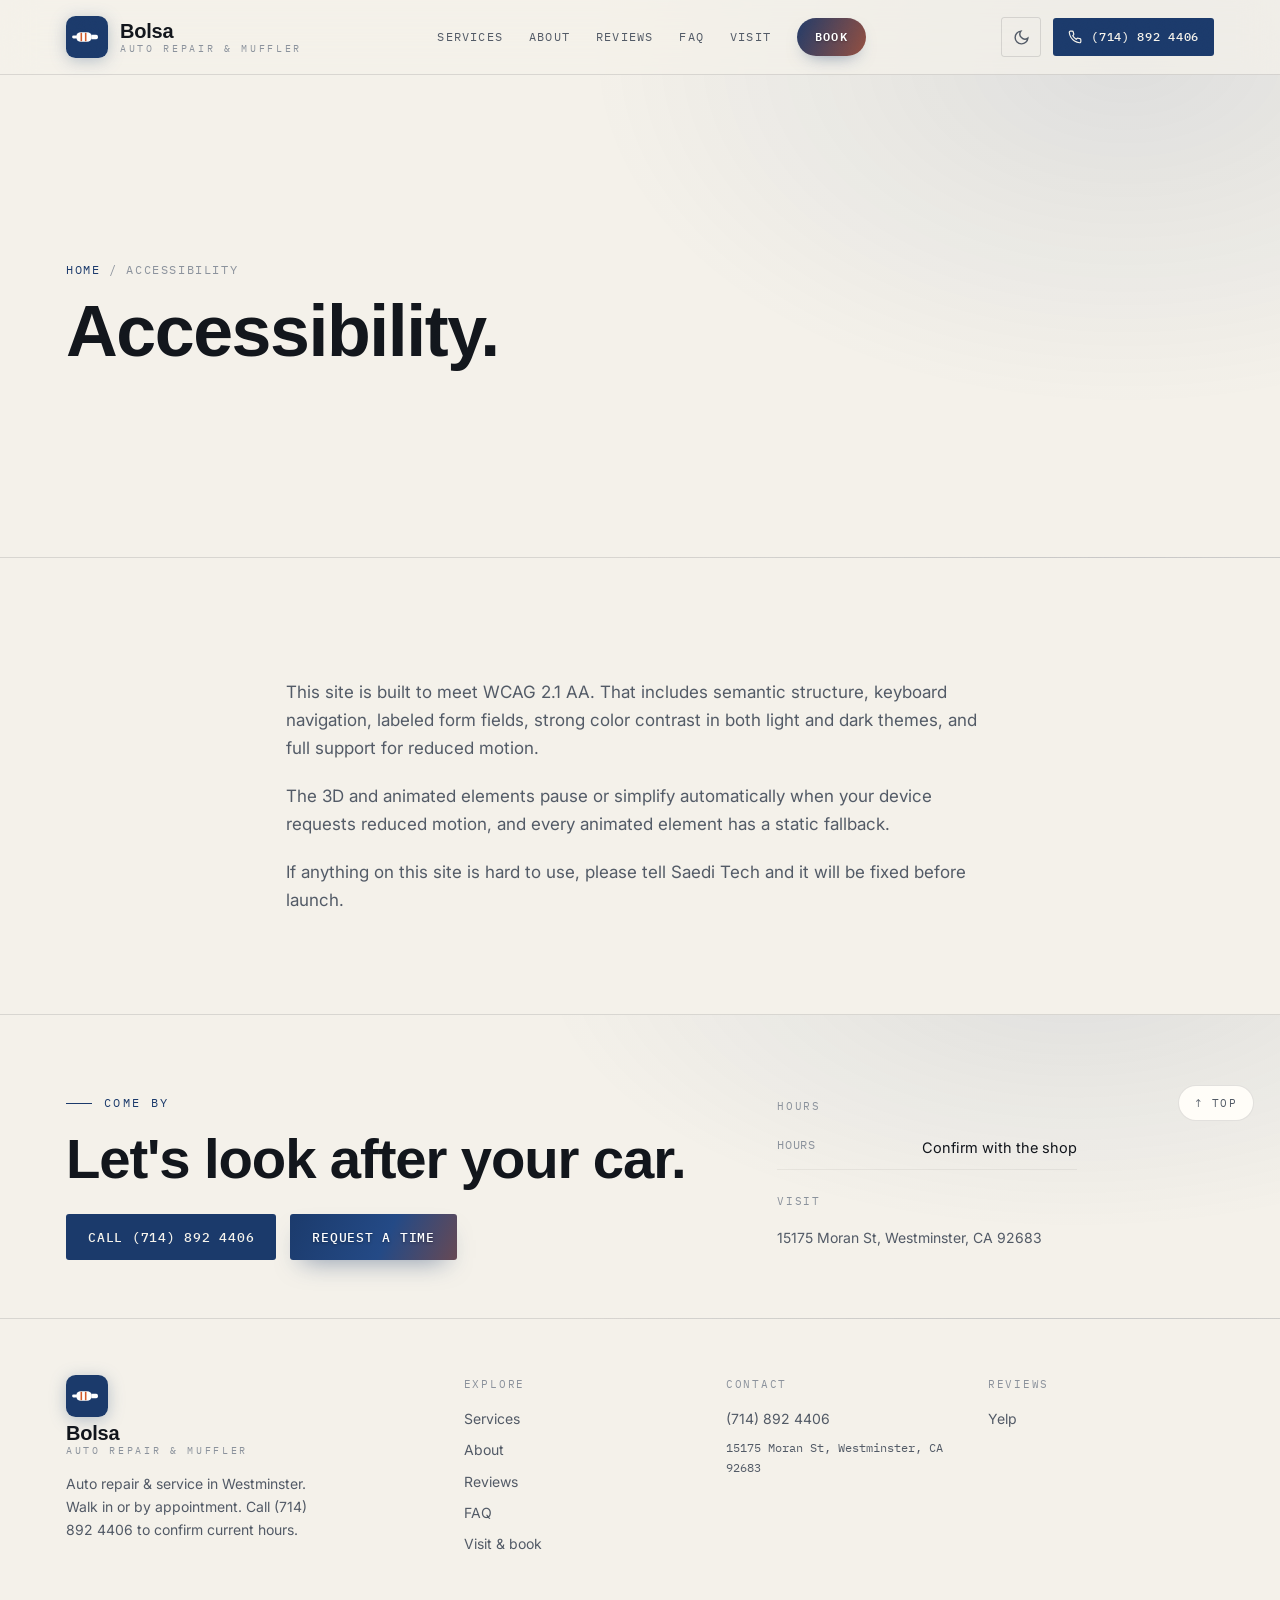
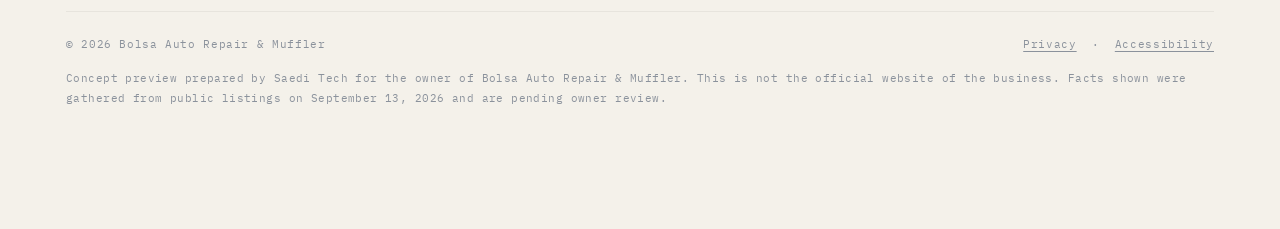
<file: accessibility.html>
<!doctype html>
<html lang="en">
<head>
<meta charset="utf-8" />
<meta name="viewport" content="width=device-width, initial-scale=1" />
<meta name="robots" content="noindex, nofollow" />
<title>Accessibility · Bolsa Auto Repair &amp; Muffler</title>
<meta name="description" content="Accessibility statement for the Bolsa Auto Repair &amp; Muffler website." />
<meta property="og:title" content="Accessibility · Bolsa Auto Repair &amp; Muffler" /><meta property="og:type" content="website" />
<link rel="icon" href="data:image/svg+xml,%3Csvg xmlns='http://www.w3.org/2000/svg' viewBox='0 0 48 48'%3E%3Crect width='48' height='48' rx='11' fill='%231b3a6b'/%3E%3Crect x='7' y='22.4' width='5.5' height='3.2' rx='1.6' fill='%23fff'/%3E%3Crect x='11.5' y='18.5' width='18' height='11' rx='5.5' fill='%23fff'/%3E%3Cg stroke='%23d15a2a' stroke-width='1.8'%3E%3Cpath d='M17.5 19.2 V28.8'/%3E%3Cpath d='M22.5 19.2 V28.8'/%3E%3C/g%3E%3Cpath d='M29 21.4 h5.5 a2 2 0 0 1 2 2 v1.2 a2 2 0 0 1 -2 2 h-5.5 z' fill='%23fff'/%3E%3C/svg%3E">
<link rel="preconnect" href="https://fonts.googleapis.com"><link rel="preconnect" href="https://fonts.gstatic.com" crossorigin>
<link href="https://fonts.googleapis.com/css2?family=Bricolage+Grotesque:opsz,wght@12..96,600;12..96,700;12..96,800&family=Inter:wght@400;500;600&family=IBM+Plex+Mono:wght@400;500&display=swap" rel="stylesheet">
<link rel="stylesheet" href="assets/site.css">
<script type="importmap">{ "imports": { "three": "https://unpkg.com/three@0.160.0/build/three.module.js", "three/": "https://unpkg.com/three@0.160.0/" } }</script>

</head>
<body>
<a class="skip" href="#main">Skip to content</a>
<header class="sitehead" id="sitehead">
<nav class="top" aria-label="Main">
  <div class="wrap navin">
    <a class="logo" href="index.html" aria-label="Bolsa Auto Repair &amp; Muffler, home">
      <svg class="emblem" viewBox="0 0 48 48" aria-hidden="true"><rect width="48" height="48" rx="11" fill="var(--indigo)"/><rect x='7' y='22.4' width='5.5' height='3.2' rx='1.6' fill='#fff'/><rect x='11.5' y='18.5' width='18' height='11' rx='5.5' fill='#fff'/><g stroke='var(--shu)' stroke-width='1.8'><path d='M17.5 19.2 V28.8'/><path d='M22.5 19.2 V28.8'/></g><path d='M29 21.4 h5.5 a2 2 0 0 1 2 2 v1.2 a2 2 0 0 1 -2 2 h-5.5 z' fill='#fff'/></svg>
      <span class="wm"><span class="n">Bolsa</span><span class="s">Auto Repair &amp; Muffler</span></span>
    </a>
    <div class="navlinks"><a href="services.html">Services</a><a href="about.html">About</a><a href="reviews.html">Reviews</a><a href="faq.html">FAQ</a><a href="visit.html">Visit</a><a href="index.html#book">Book</a></div>
    <div class="navright">
      <button class="tgl" id="themeTgl" aria-label="Switch between day and night theme" aria-pressed="false"><svg id="icMoon" viewBox="0 0 24 24" fill="none" stroke="currentColor" stroke-width="2" stroke-linecap="round"><path d="M21 12.8A9 9 0 1 1 11.2 3a7 7 0 0 0 9.8 9.8z"/></svg><svg id="icSun" viewBox="0 0 24 24" fill="none" stroke="currentColor" stroke-width="2" stroke-linecap="round" style="display:none"><circle cx="12" cy="12" r="4"/><path d="M12 2v2M12 20v2M4.9 4.9l1.4 1.4M17.7 17.7l1.4 1.4M2 12h2M20 12h2M4.9 19.1l1.4-1.4M17.7 6.3l1.4-1.4"/></svg></button>
      <a class="btn btn-fill btn-sm" href="tel:+17148924406"><svg width="14" height="14" viewBox="0 0 24 24" fill="none" stroke="currentColor" stroke-width="2" stroke-linecap="round" aria-hidden="true"><path d="M22 16.9v3a2 2 0 0 1-2.2 2 19.8 19.8 0 0 1-8.6-3 19.5 19.5 0 0 1-6-6 19.8 19.8 0 0 1-3-8.7A2 2 0 0 1 4.1 2h3a2 2 0 0 1 2 1.7c.13 1 .36 1.9.7 2.8a2 2 0 0 1-.45 2.1L8.1 9.9a16 16 0 0 0 6 6l1.3-1.3a2 2 0 0 1 2.1-.45c.9.34 1.8.57 2.8.7A2 2 0 0 1 22 16.9z"/></svg><span class="lbl">(714) 892 4406</span></a>
      <button class="burger" id="burger" aria-label="Open menu"><svg viewBox="0 0 24 24" fill="none" stroke="currentColor" stroke-width="2" stroke-linecap="round"><path d="M3 6h18M3 12h18M3 18h18"/></svg></button>
    </div>
  </div>
</nav>
</header>
<div class="mmenu" id="mmenu" aria-label="Menu">
  <button class="mclose" id="mclose" aria-label="Close menu">✕</button>
  <a href="services.html">Services</a><a href="about.html">About</a><a href="reviews.html">Reviews</a><a href="faq.html">FAQ</a><a href="visit.html">Visit</a><a href="visit.html">Get directions</a>
</div>
<header class="page-hero"><div class="wrap">
    <p class="crumb"><a href="index.html">Home</a> / Accessibility</p>
    <h1 class="ph">Accessibility.</h1>
    <p class="pl"></p>
  </div></header><main id="main"><section><div class="wrap narrow prose">
  <p class="up">This site is built to meet WCAG 2.1 AA. That includes semantic structure, keyboard navigation, labeled form fields, strong color contrast in both light and dark themes, and full support for reduced motion.</p>
  <p class="up">The 3D and animated elements pause or simplify automatically when your device requests reduced motion, and every animated element has a static fallback.</p>
  <p class="up">If anything on this site is hard to use, please tell Saedi Tech and it will be fixed before launch.</p>
</div></section></main><footer>
  <button class="backtop" id="backtop" aria-label="Back to top">↑ Top</button>
  <div class="foot-hero"><div class="wrap"><div class="foot-top">
    <div class="foot-cta"><p class="kick">Come by</p><h2>Let's look after your car.</h2><div class="cta"><a class="btn btn-fill" href="tel:+17148924406">Call (714) 892 4406</a><a class="btn btn-book" href="index.html#book">Request a time</a></div></div>
    <div class="foot-hours"><p class="ft">Hours</p><div class="hrow"><span>Hours</span><span>Confirm with the shop</span></div><p class="ft" style="margin-top:22px">Visit</p><p class="addr">15175 Moran St, Westminster, CA 92683</p></div>
  </div></div></div>
  <div class="wrap foot-main">
    <div class="fgrid">
      <div class="fbrand">
        <a class="logo" href="index.html" aria-label="Bolsa Auto Repair &amp; Muffler, home"><svg class="emblem" viewBox="0 0 48 48" aria-hidden="true"><rect width="48" height="48" rx="11" fill="var(--indigo)"/><rect x='7' y='22.4' width='5.5' height='3.2' rx='1.6' fill='#fff'/><rect x='11.5' y='18.5' width='18' height='11' rx='5.5' fill='#fff'/><g stroke='var(--shu)' stroke-width='1.8'><path d='M17.5 19.2 V28.8'/><path d='M22.5 19.2 V28.8'/></g><path d='M29 21.4 h5.5 a2 2 0 0 1 2 2 v1.2 a2 2 0 0 1 -2 2 h-5.5 z' fill='#fff'/></svg><span class="wm"><span class="n">Bolsa</span><span class="s">Auto Repair &amp; Muffler</span></span></a>
        <p>Auto repair &amp; service in Westminster. Walk in or by appointment. Call (714) 892 4406 to confirm current hours.</p>
      </div>
      <div class="fcol"><p class="ft">Explore</p><a href="services.html">Services</a><a href="about.html">About</a><a href="reviews.html">Reviews</a><a href="faq.html">FAQ</a><a href="visit.html">Visit &amp; book</a></div>
      <div class="fcol"><p class="ft">Contact</p><a href="tel:+17148924406">(714) 892 4406</a><p class="mono" style="font-size:12px">15175 Moran St, Westminster, CA 92683</p></div>
      <div class="fcol"><p class="ft">Reviews</p><a href="https://www.yelp.com/biz/bolsa-auto-repair-and-muffler-westminster" target="_blank" rel="noopener">Yelp</a></div>
    </div>
    <div class="legal"><span>© 2026 Bolsa Auto Repair &amp; Muffler</span><span><a href="privacy.html">Privacy</a> &nbsp;·&nbsp; <a href="accessibility.html">Accessibility</a></span></div>
    <p class="preview-note">Concept preview prepared by Saedi Tech for the owner of Bolsa Auto Repair &amp; Muffler. This is not the official website of the business. Facts shown were gathered from public listings on September 13, 2026 and are pending owner review.</p>
  </div>
</footer>
<div class="callbar" role="navigation" aria-label="Quick actions">
  <a class="c1" href="tel:+17148924406"><svg width="14" height="14" viewBox="0 0 24 24" fill="none" stroke="currentColor" stroke-width="2" stroke-linecap="round" aria-hidden="true"><path d="M22 16.9v3a2 2 0 0 1-2.2 2 19.8 19.8 0 0 1-8.6-3 19.5 19.5 0 0 1-6-6 19.8 19.8 0 0 1-3-8.7A2 2 0 0 1 4.1 2h3a2 2 0 0 1 2 1.7c.13 1 .36 1.9.7 2.8a2 2 0 0 1-.45 2.1L8.1 9.9a16 16 0 0 0 6 6l1.3-1.3a2 2 0 0 1 2.1-.45c.9.34 1.8.57 2.8.7A2 2 0 0 1 22 16.9z"/></svg>Call the shop</a>
  <a class="c2" href="visit.html">Request a time</a>
</div>
<script src="assets/app.js" defer></script>
</body>
</html>
</file>
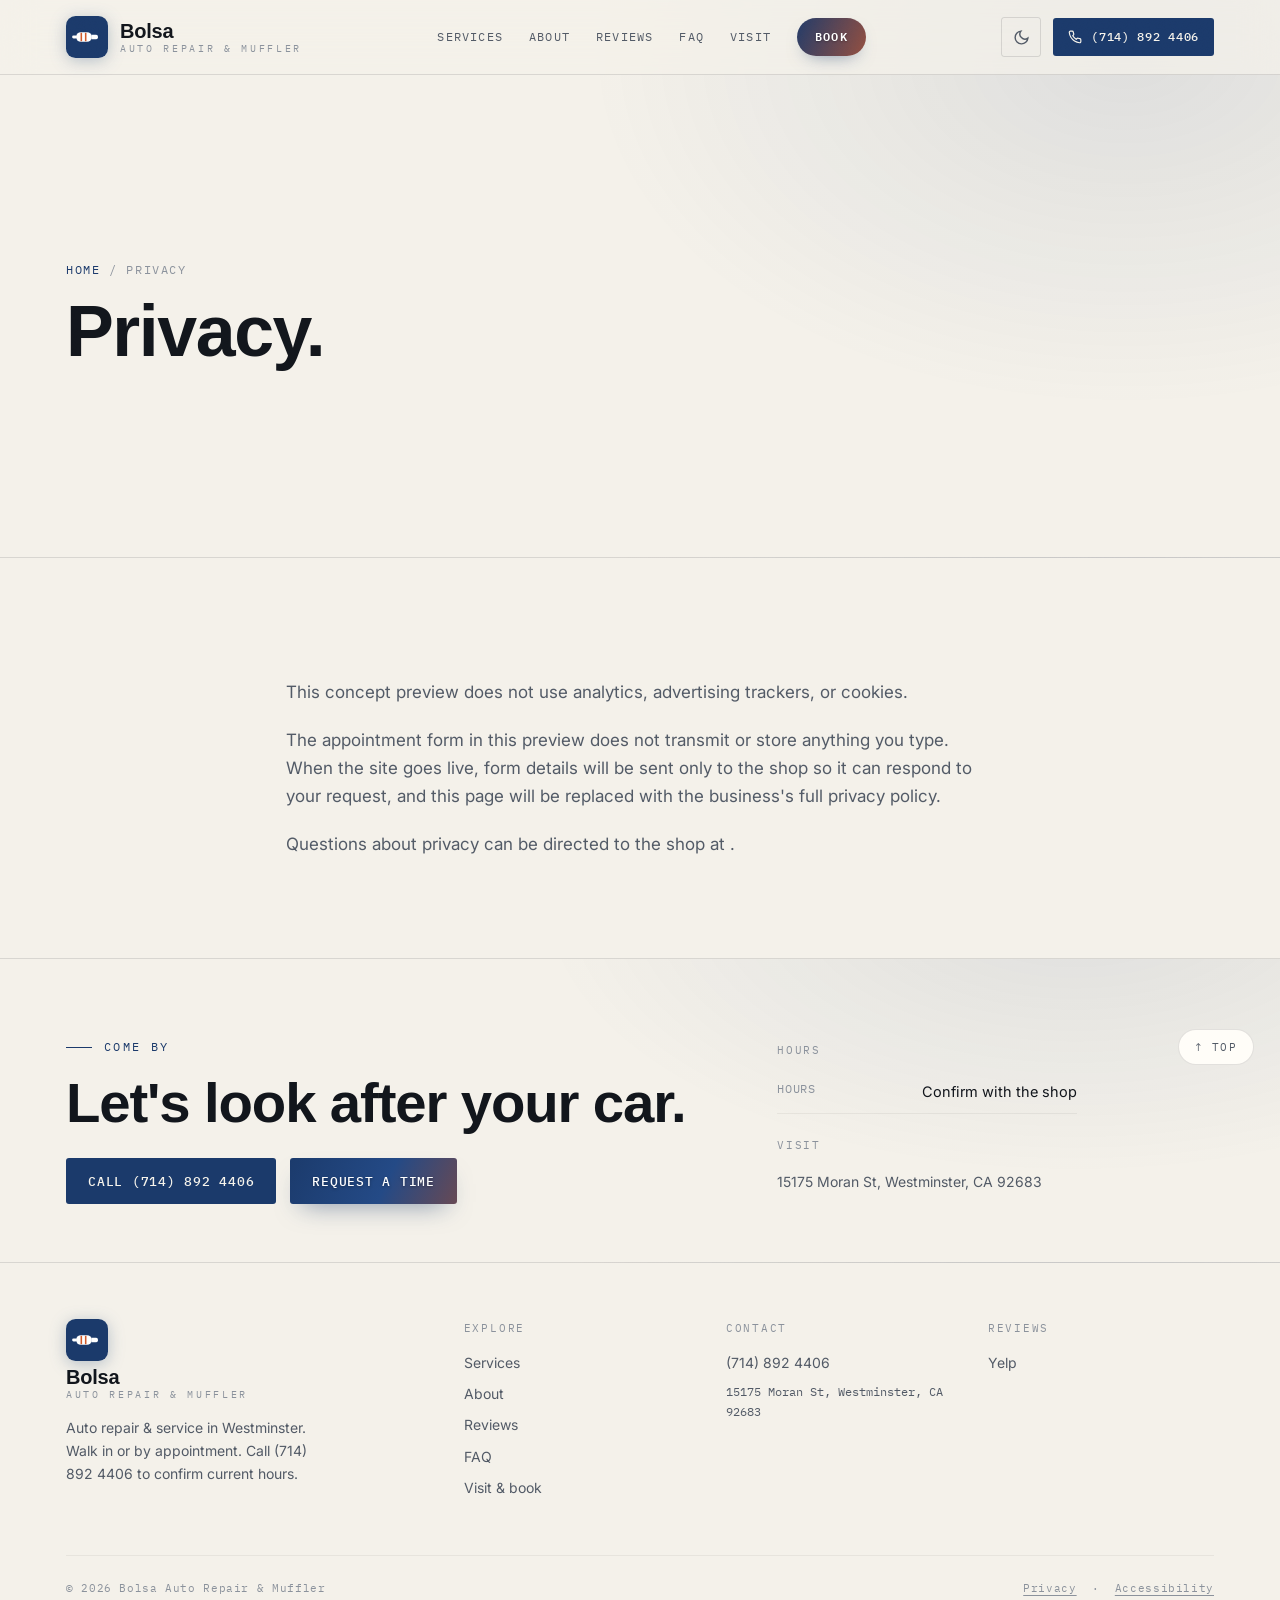
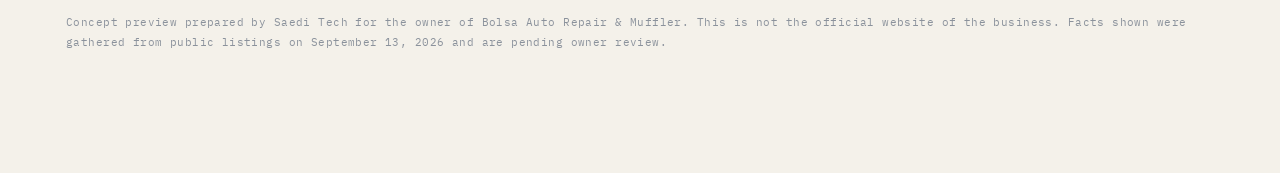
<file: privacy.html>
<!doctype html>
<html lang="en">
<head>
<meta charset="utf-8" />
<meta name="viewport" content="width=device-width, initial-scale=1" />
<meta name="robots" content="noindex, nofollow" />
<title>Privacy · Bolsa Auto Repair &amp; Muffler</title>
<meta name="description" content="Privacy information for the Bolsa Auto Repair &amp; Muffler website." />
<meta property="og:title" content="Privacy · Bolsa Auto Repair &amp; Muffler" /><meta property="og:type" content="website" />
<link rel="icon" href="data:image/svg+xml,%3Csvg xmlns='http://www.w3.org/2000/svg' viewBox='0 0 48 48'%3E%3Crect width='48' height='48' rx='11' fill='%231b3a6b'/%3E%3Crect x='7' y='22.4' width='5.5' height='3.2' rx='1.6' fill='%23fff'/%3E%3Crect x='11.5' y='18.5' width='18' height='11' rx='5.5' fill='%23fff'/%3E%3Cg stroke='%23d15a2a' stroke-width='1.8'%3E%3Cpath d='M17.5 19.2 V28.8'/%3E%3Cpath d='M22.5 19.2 V28.8'/%3E%3C/g%3E%3Cpath d='M29 21.4 h5.5 a2 2 0 0 1 2 2 v1.2 a2 2 0 0 1 -2 2 h-5.5 z' fill='%23fff'/%3E%3C/svg%3E">
<link rel="preconnect" href="https://fonts.googleapis.com"><link rel="preconnect" href="https://fonts.gstatic.com" crossorigin>
<link href="https://fonts.googleapis.com/css2?family=Bricolage+Grotesque:opsz,wght@12..96,600;12..96,700;12..96,800&family=Inter:wght@400;500;600&family=IBM+Plex+Mono:wght@400;500&display=swap" rel="stylesheet">
<link rel="stylesheet" href="assets/site.css">
<script type="importmap">{ "imports": { "three": "https://unpkg.com/three@0.160.0/build/three.module.js", "three/": "https://unpkg.com/three@0.160.0/" } }</script>

</head>
<body>
<a class="skip" href="#main">Skip to content</a>
<header class="sitehead" id="sitehead">
<nav class="top" aria-label="Main">
  <div class="wrap navin">
    <a class="logo" href="index.html" aria-label="Bolsa Auto Repair &amp; Muffler, home">
      <svg class="emblem" viewBox="0 0 48 48" aria-hidden="true"><rect width="48" height="48" rx="11" fill="var(--indigo)"/><rect x='7' y='22.4' width='5.5' height='3.2' rx='1.6' fill='#fff'/><rect x='11.5' y='18.5' width='18' height='11' rx='5.5' fill='#fff'/><g stroke='var(--shu)' stroke-width='1.8'><path d='M17.5 19.2 V28.8'/><path d='M22.5 19.2 V28.8'/></g><path d='M29 21.4 h5.5 a2 2 0 0 1 2 2 v1.2 a2 2 0 0 1 -2 2 h-5.5 z' fill='#fff'/></svg>
      <span class="wm"><span class="n">Bolsa</span><span class="s">Auto Repair &amp; Muffler</span></span>
    </a>
    <div class="navlinks"><a href="services.html">Services</a><a href="about.html">About</a><a href="reviews.html">Reviews</a><a href="faq.html">FAQ</a><a href="visit.html">Visit</a><a href="index.html#book">Book</a></div>
    <div class="navright">
      <button class="tgl" id="themeTgl" aria-label="Switch between day and night theme" aria-pressed="false"><svg id="icMoon" viewBox="0 0 24 24" fill="none" stroke="currentColor" stroke-width="2" stroke-linecap="round"><path d="M21 12.8A9 9 0 1 1 11.2 3a7 7 0 0 0 9.8 9.8z"/></svg><svg id="icSun" viewBox="0 0 24 24" fill="none" stroke="currentColor" stroke-width="2" stroke-linecap="round" style="display:none"><circle cx="12" cy="12" r="4"/><path d="M12 2v2M12 20v2M4.9 4.9l1.4 1.4M17.7 17.7l1.4 1.4M2 12h2M20 12h2M4.9 19.1l1.4-1.4M17.7 6.3l1.4-1.4"/></svg></button>
      <a class="btn btn-fill btn-sm" href="tel:+17148924406"><svg width="14" height="14" viewBox="0 0 24 24" fill="none" stroke="currentColor" stroke-width="2" stroke-linecap="round" aria-hidden="true"><path d="M22 16.9v3a2 2 0 0 1-2.2 2 19.8 19.8 0 0 1-8.6-3 19.5 19.5 0 0 1-6-6 19.8 19.8 0 0 1-3-8.7A2 2 0 0 1 4.1 2h3a2 2 0 0 1 2 1.7c.13 1 .36 1.9.7 2.8a2 2 0 0 1-.45 2.1L8.1 9.9a16 16 0 0 0 6 6l1.3-1.3a2 2 0 0 1 2.1-.45c.9.34 1.8.57 2.8.7A2 2 0 0 1 22 16.9z"/></svg><span class="lbl">(714) 892 4406</span></a>
      <button class="burger" id="burger" aria-label="Open menu"><svg viewBox="0 0 24 24" fill="none" stroke="currentColor" stroke-width="2" stroke-linecap="round"><path d="M3 6h18M3 12h18M3 18h18"/></svg></button>
    </div>
  </div>
</nav>
</header>
<div class="mmenu" id="mmenu" aria-label="Menu">
  <button class="mclose" id="mclose" aria-label="Close menu">✕</button>
  <a href="services.html">Services</a><a href="about.html">About</a><a href="reviews.html">Reviews</a><a href="faq.html">FAQ</a><a href="visit.html">Visit</a><a href="visit.html">Get directions</a>
</div>
<header class="page-hero"><div class="wrap">
    <p class="crumb"><a href="index.html">Home</a> / Privacy</p>
    <h1 class="ph">Privacy.</h1>
    <p class="pl"></p>
  </div></header><main id="main"><section><div class="wrap narrow prose">
  <p class="up">This concept preview does not use analytics, advertising trackers, or cookies.</p>
  <p class="up">The appointment form in this preview does not transmit or store anything you type. When the site goes live, form details will be sent only to the shop so it can respond to your request, and this page will be replaced with the business's full privacy policy.</p>
  <p class="up">Questions about privacy can be directed to the shop at <a href="mailto:" style="color:var(--indigo-tx)"></a>.</p>
</div></section></main><footer>
  <button class="backtop" id="backtop" aria-label="Back to top">↑ Top</button>
  <div class="foot-hero"><div class="wrap"><div class="foot-top">
    <div class="foot-cta"><p class="kick">Come by</p><h2>Let's look after your car.</h2><div class="cta"><a class="btn btn-fill" href="tel:+17148924406">Call (714) 892 4406</a><a class="btn btn-book" href="index.html#book">Request a time</a></div></div>
    <div class="foot-hours"><p class="ft">Hours</p><div class="hrow"><span>Hours</span><span>Confirm with the shop</span></div><p class="ft" style="margin-top:22px">Visit</p><p class="addr">15175 Moran St, Westminster, CA 92683</p></div>
  </div></div></div>
  <div class="wrap foot-main">
    <div class="fgrid">
      <div class="fbrand">
        <a class="logo" href="index.html" aria-label="Bolsa Auto Repair &amp; Muffler, home"><svg class="emblem" viewBox="0 0 48 48" aria-hidden="true"><rect width="48" height="48" rx="11" fill="var(--indigo)"/><rect x='7' y='22.4' width='5.5' height='3.2' rx='1.6' fill='#fff'/><rect x='11.5' y='18.5' width='18' height='11' rx='5.5' fill='#fff'/><g stroke='var(--shu)' stroke-width='1.8'><path d='M17.5 19.2 V28.8'/><path d='M22.5 19.2 V28.8'/></g><path d='M29 21.4 h5.5 a2 2 0 0 1 2 2 v1.2 a2 2 0 0 1 -2 2 h-5.5 z' fill='#fff'/></svg><span class="wm"><span class="n">Bolsa</span><span class="s">Auto Repair &amp; Muffler</span></span></a>
        <p>Auto repair &amp; service in Westminster. Walk in or by appointment. Call (714) 892 4406 to confirm current hours.</p>
      </div>
      <div class="fcol"><p class="ft">Explore</p><a href="services.html">Services</a><a href="about.html">About</a><a href="reviews.html">Reviews</a><a href="faq.html">FAQ</a><a href="visit.html">Visit &amp; book</a></div>
      <div class="fcol"><p class="ft">Contact</p><a href="tel:+17148924406">(714) 892 4406</a><p class="mono" style="font-size:12px">15175 Moran St, Westminster, CA 92683</p></div>
      <div class="fcol"><p class="ft">Reviews</p><a href="https://www.yelp.com/biz/bolsa-auto-repair-and-muffler-westminster" target="_blank" rel="noopener">Yelp</a></div>
    </div>
    <div class="legal"><span>© 2026 Bolsa Auto Repair &amp; Muffler</span><span><a href="privacy.html">Privacy</a> &nbsp;·&nbsp; <a href="accessibility.html">Accessibility</a></span></div>
    <p class="preview-note">Concept preview prepared by Saedi Tech for the owner of Bolsa Auto Repair &amp; Muffler. This is not the official website of the business. Facts shown were gathered from public listings on September 13, 2026 and are pending owner review.</p>
  </div>
</footer>
<div class="callbar" role="navigation" aria-label="Quick actions">
  <a class="c1" href="tel:+17148924406"><svg width="14" height="14" viewBox="0 0 24 24" fill="none" stroke="currentColor" stroke-width="2" stroke-linecap="round" aria-hidden="true"><path d="M22 16.9v3a2 2 0 0 1-2.2 2 19.8 19.8 0 0 1-8.6-3 19.5 19.5 0 0 1-6-6 19.8 19.8 0 0 1-3-8.7A2 2 0 0 1 4.1 2h3a2 2 0 0 1 2 1.7c.13 1 .36 1.9.7 2.8a2 2 0 0 1-.45 2.1L8.1 9.9a16 16 0 0 0 6 6l1.3-1.3a2 2 0 0 1 2.1-.45c.9.34 1.8.57 2.8.7A2 2 0 0 1 22 16.9z"/></svg>Call the shop</a>
  <a class="c2" href="visit.html">Request a time</a>
</div>
<script src="assets/app.js" defer></script>
</body>
</html>
</file>
<file: assets/site.css>
/* Hiro's Auto Repair — shared design system (Saedi Tech concept preview) */
:root{
  --bg:#f4f1ea; --bg2:#ebe6db; --card:#fffdf8; --card2:#f7f3ea;
  --line:rgba(18,22,28,.12); --line2:rgba(18,22,28,.06);
  --text:#12161c; --muted:#525a66; --faint:#8b929c;
  --indigo:#1b3a6b; --indigo-2:#244a86; --indigo-tx:#1b3a6b; --indigo-soft:rgba(27,58,107,.1);
  --shu:#d15a2a; --shu-tx:#b1481e; --gold:#d15a2a;
  --nav-bg:rgba(244,241,234,.72); --chip-bg:rgba(255,255,255,.6); --btn-tx:#f7f4ec;
  --hero-a:rgba(27,58,107,.14); --hero-b:rgba(209,90,42,.09); --grain:.035;
  --map-filter:saturate(.9) contrast(1.02); --ease:cubic-bezier(.16,1,.3,1);
}
:root[data-theme="night"]{
  --bg:#080b10; --bg2:#0c1016; --card:#10151d; --card2:#0d1219;
  --line:rgba(237,240,244,.1); --line2:rgba(237,240,244,.05);
  --text:#eef1f5; --muted:#a6adb8; --faint:#69707c;
  --indigo:#5f8fce; --indigo-2:#7aa5e0; --indigo-tx:#9dbfee; --indigo-soft:rgba(95,143,206,.12);
  --shu:#e0754a; --shu-tx:#e88c66; --gold:#e0754a;
  --nav-bg:rgba(8,11,16,.66); --chip-bg:rgba(16,21,29,.5); --btn-tx:#080b10;
  --hero-a:rgba(95,143,206,.26); --hero-b:rgba(224,117,74,.12); --grain:.06;
  --map-filter:grayscale(1) invert(.92) contrast(.9) hue-rotate(180deg);
}
*{margin:0;padding:0;box-sizing:border-box}
html{scroll-behavior:smooth}
@media (prefers-reduced-motion:reduce){html{scroll-behavior:auto}}
body{background:var(--bg);color:var(--text);font-family:'Inter',system-ui,sans-serif;font-size:16px;line-height:1.65;-webkit-font-smoothing:antialiased;transition:background .5s,color .5s;overflow-x:hidden}
::selection{background:var(--indigo);color:var(--btn-tx)}
img,svg{max-width:100%}a{color:inherit}
.jp{font-family:'Noto Sans JP','Inter',sans-serif}
.mono{font-family:'IBM Plex Mono',monospace}
.wrap{max-width:1200px;margin:0 auto;padding:0 26px}
.narrow{max-width:900px}
.skip{position:absolute;left:-9999px;top:0;background:var(--indigo);color:var(--btn-tx);padding:10px 18px;z-index:200;font-weight:600}
.skip:focus{left:12px;top:12px}
:focus-visible{outline:2px solid var(--indigo);outline-offset:3px;border-radius:2px}
body::after{content:"";position:fixed;inset:0;z-index:300;pointer-events:none;opacity:var(--grain);mix-blend-mode:overlay;background-image:url("data:image/svg+xml,%3Csvg xmlns='http://www.w3.org/2000/svg' width='120' height='120'%3E%3Cfilter id='n'%3E%3CfeTurbulence type='fractalNoise' baseFrequency='.85' numOctaves='2'/%3E%3C/filter%3E%3Crect width='100%25' height='100%25' filter='url(%23n)'/%3E%3C/svg%3E")}

/* logo */
.logo{display:flex;align-items:center;gap:12px;text-decoration:none}
.logo .emblem{width:42px;height:42px;flex:none;filter:drop-shadow(0 3px 8px rgba(23,63,115,.28))}
.logo .wm{display:flex;flex-direction:column;line-height:1}
.logo .wm .n{font-family:'Rajdhani',sans-serif;font-weight:800;font-size:20px;letter-spacing:-.01em;color:var(--text)}
.logo .wm .s{font-family:'IBM Plex Mono',monospace;font-size:9.5px;letter-spacing:.28em;text-transform:uppercase;color:var(--faint);margin-top:3px}
.logo .wm .s b{color:var(--shu-tx);font-weight:500}

/* header (top bar + nav) */
.sitehead{position:fixed;top:0;left:0;right:0;z-index:100}
.topbar{background:var(--indigo);color:#eaf0f8;height:40px;overflow:hidden;transition:height .35s var(--ease),opacity .3s}
.topbar .tbin{display:flex;align-items:center;justify-content:space-between;height:40px;font-family:'IBM Plex Mono',monospace;font-size:11px;letter-spacing:.11em;text-transform:uppercase}
.topbar .tb-l{color:rgba(234,240,248,.85)}.topbar .tb-l b{color:#ec8a72;font-weight:500}
.topbar .tb-r{display:flex;align-items:center;gap:16px;color:rgba(234,240,248,.85)}
.topbar .tb-r a{color:#fff;text-decoration:none}.topbar .tb-r a:hover{color:#ec8a72}
.topbar .dot2{width:5px;height:5px;border-radius:50%;background:rgba(255,255,255,.4)}
nav.top{position:relative;background:var(--nav-bg);backdrop-filter:blur(18px) saturate(1.4);-webkit-backdrop-filter:blur(18px) saturate(1.4);border-bottom:1px solid var(--line);transition:box-shadow .35s,background .35s}
.sitehead.scrolled .topbar{height:0;opacity:0}
.sitehead.scrolled nav.top{box-shadow:0 12px 34px -18px rgba(8,11,16,.5)}
.navin{display:flex;align-items:center;justify-content:space-between;height:74px;gap:18px}
@media (max-width:768px){.topbar{display:none}}
.navlinks{display:flex;gap:26px;align-items:center}
.navlinks a{font-family:'IBM Plex Mono',monospace;font-size:12px;letter-spacing:.1em;text-transform:uppercase;text-decoration:none;color:var(--muted);transition:color .25s;position:relative}
.navlinks a[aria-current="page"]{color:var(--text)}
.navlinks a::after{content:"";position:absolute;left:0;bottom:-6px;width:0;height:1.5px;background:var(--shu);transition:width .3s var(--ease)}
.navlinks a:hover::after,.navlinks a[aria-current="page"]::after{width:100%}
.navlinks a:hover{color:var(--text)}
.navright{display:flex;align-items:center;gap:12px}
.btn{display:inline-flex;align-items:center;justify-content:center;gap:9px;font-family:'IBM Plex Mono',monospace;font-size:12.5px;letter-spacing:.06em;text-transform:uppercase;font-weight:500;padding:13px 22px;border-radius:3px;text-decoration:none;border:none;cursor:pointer;transition:transform .35s var(--ease),box-shadow .35s,background .35s,color .35s}
.btn-fill{background:var(--indigo);color:var(--btn-tx)}
.btn-fill:hover{transform:translateY(-2px);box-shadow:0 14px 38px -12px var(--indigo)}
.btn-line{background:transparent;color:var(--text);border:1px solid var(--line)}
.btn-line:hover{border-color:var(--indigo);color:var(--indigo-tx)}
.btn-sm{padding:10px 15px;font-size:11.5px}
.tgl,.burger{width:40px;height:40px;border-radius:3px;border:1px solid var(--line);background:transparent;color:var(--muted);display:grid;place-items:center;cursor:pointer;transition:color .3s,border-color .3s}
.tgl:hover,.burger:hover{color:var(--indigo-tx);border-color:var(--indigo)}
.tgl svg{width:17px;height:17px}.burger{display:none}.burger svg{width:20px;height:20px}
@media (max-width:940px){.navlinks{display:none}.burger{display:grid}}
@media (max-width:560px){.logo .wm .s{display:none}.navright .btn span.lbl{display:none}}
/* mobile menu */
.mmenu{position:fixed;inset:0;z-index:150;background:var(--bg);transform:translateY(-100%);visibility:hidden;opacity:0;transition:transform .45s var(--ease),opacity .35s,visibility .35s;display:flex;flex-direction:column;padding:96px 26px 40px;overflow-y:auto}
.mmenu.open{transform:none;visibility:visible;opacity:1}
.mmenu a{font-family:'Rajdhani',sans-serif;font-weight:700;font-size:30px;text-decoration:none;color:var(--text);padding:16px 0;border-bottom:1px solid var(--line)}
.mmenu a:hover{color:var(--indigo-tx)}
.mclose{position:absolute;top:22px;right:22px;width:40px;height:40px;border:1px solid var(--line);border-radius:3px;background:transparent;color:var(--text);cursor:pointer;font-size:20px}

/* generic hero for home */
header.hero{position:relative;min-height:100svh;overflow:hidden}
.sticky{position:relative;min-height:100svh;overflow:hidden;display:flex;align-items:center;padding:90px 0 44px}
/* scroll-driven exploded 3D hero */
header.hero.scroll3d{height:340vh;min-height:0;overflow:visible}
header.hero.scroll3d .sticky{position:sticky;top:0;height:100svh;min-height:0;padding:0}
.callouts{position:absolute;z-index:2;top:50%;left:26px;transform:translateY(-50%);max-width:360px;opacity:0;pointer-events:none;will-change:opacity}
.callouts h3{font-family:'Rajdhani',sans-serif;font-weight:800;font-size:clamp(26px,3.2vw,40px);letter-spacing:-.02em;line-height:1.02;margin-bottom:18px}
.callout{display:flex;gap:14px;align-items:flex-start;padding:12px 0;border-top:1px solid var(--line)}
.callout .cn{font-family:'IBM Plex Mono',monospace;font-size:11px;color:var(--shu-tx);letter-spacing:.1em;padding-top:3px;min-width:24px}
.callout .cx b{font-family:'Rajdhani',sans-serif;font-weight:700;font-size:16px;display:block;margin-bottom:2px}
.callout .cx span{font-size:13px;color:var(--muted)}
.hprog{position:absolute;left:0;right:0;bottom:0;height:2px;background:var(--line2);z-index:5}
.hprog i{display:block;height:100%;width:0;background:linear-gradient(90deg,var(--indigo),var(--shu))}
@media (max-width:940px){header.hero.scroll3d{height:280vh}header.hero.scroll3d .sticky{align-items:flex-start}.hero-copy{padding-top:100px}.callouts{left:26px;right:26px;max-width:none;top:40%}}
@media (prefers-reduced-motion:reduce){header.hero.scroll3d{height:auto;min-height:100svh}header.hero.scroll3d .sticky{position:relative}.callouts{display:none}.hprog{display:none}}
.hero-bg{position:absolute;inset:0;z-index:0;background:radial-gradient(60% 55% at 74% 38%,var(--hero-a),transparent 70%),radial-gradient(50% 45% at 12% 92%,var(--hero-b),transparent 70%),var(--bg)}
#gl{position:absolute;inset:0;z-index:1;width:100%;height:100%;display:block;touch-action:pan-y;cursor:grab}#gl:active{cursor:grabbing}
.hero-fb{position:absolute;z-index:1;right:6%;top:50%;transform:translateY(-50%);width:min(42vw,460px);aspect-ratio:1;border-radius:50%;background:radial-gradient(circle at 40% 35%,#2b3a52,#0c1119 70%);box-shadow:0 40px 120px -30px rgba(23,63,115,.6);display:none}
.herogrid{position:relative;z-index:2;width:100%}
.hero-copy{max-width:600px}
.tag{display:inline-flex;align-items:center;gap:12px;font-family:'IBM Plex Mono',monospace;font-size:11.5px;letter-spacing:.22em;text-transform:uppercase;color:var(--indigo-tx);margin-bottom:26px;padding:8px 14px;border:1px solid var(--line);border-radius:40px;background:var(--chip-bg);backdrop-filter:blur(6px)}
.tag .dot{width:7px;height:7px;border-radius:50%;background:var(--shu);box-shadow:0 0 0 4px rgba(201,75,46,.18)}
h1{font-family:'Rajdhani',sans-serif;font-weight:800;font-size:clamp(46px,7vw,92px);line-height:.98;letter-spacing:-.025em;color:var(--text)}
h1 .in{background:linear-gradient(120deg,var(--indigo-2),var(--shu));-webkit-background-clip:text;background-clip:text;color:transparent}
.hero p.lede{font-size:clamp(16px,1.5vw,19px);color:var(--muted);max-width:500px;margin:26px 0 34px}
.cta{display:flex;gap:14px;flex-wrap:wrap}
.chips{display:flex;gap:8px;flex-wrap:wrap;margin-top:34px}
.chip{font-family:'IBM Plex Mono',monospace;font-size:11px;letter-spacing:.06em;text-transform:uppercase;color:var(--muted);border:1px solid var(--line);background:var(--chip-bg);border-radius:40px;padding:8px 14px;backdrop-filter:blur(6px)}
.badge3d{position:absolute;right:6%;bottom:12%;z-index:3;background:var(--card);border:1px solid var(--line);border-radius:6px;padding:14px 18px;box-shadow:0 20px 50px -24px rgba(18,22,28,.4);display:flex;align-items:center;gap:14px}
.badge3d .rt{font-family:'Rajdhani',sans-serif;font-weight:800;font-size:26px;line-height:1}
.badge3d .rl{font-family:'IBM Plex Mono',monospace;font-size:10px;letter-spacing:.12em;text-transform:uppercase;color:var(--faint)}
.badge3d .star{color:var(--shu)}
.grab{position:absolute;z-index:4;right:6%;top:15%;display:flex;align-items:center;gap:8px;font-family:'IBM Plex Mono',monospace;font-size:10px;letter-spacing:.18em;text-transform:uppercase;color:var(--faint)}
.cue{position:absolute;bottom:34px;left:50%;transform:translateX(-50%);z-index:4;display:flex;flex-direction:column;align-items:center;gap:8px;color:var(--faint);font-family:'IBM Plex Mono',monospace;font-size:10px;letter-spacing:.22em;text-transform:uppercase}
.cue .bar{width:1px;height:34px;background:linear-gradient(var(--faint),transparent);animation:drop 2.4s var(--ease) infinite}
@keyframes drop{0%{transform:scaleY(0);transform-origin:top}45%{transform:scaleY(1);transform-origin:top}55%{transform:scaleY(1);transform-origin:bottom}100%{transform:scaleY(0);transform-origin:bottom}}
@media (prefers-reduced-motion:reduce){.cue .bar{animation:none}.grab{display:none}}
@media (max-width:940px){.hero-copy{max-width:none}.badge3d{right:auto;left:26px;bottom:8%}.grab{top:9%;right:26px}}

/* subpage banner */
.page-hero{position:relative;padding:150px 0 60px;min-height:62vh;display:flex;align-items:center;border-bottom:1px solid var(--line);background:radial-gradient(60% 90% at 88% 10%,var(--indigo-soft),transparent 70%),var(--bg);overflow:hidden}
.page-hero .wrap{position:relative;z-index:2;width:100%}
.subcanvas{position:absolute;right:-4%;top:0;bottom:0;width:52%;z-index:1;display:block;touch-action:pan-y;cursor:grab}
.subcanvas:active{cursor:grabbing}
.subgrab{position:absolute;right:6%;bottom:26px;z-index:3;display:flex;align-items:center;gap:8px;font-family:'IBM Plex Mono',monospace;font-size:10px;letter-spacing:.18em;text-transform:uppercase;color:var(--faint)}
.crumb{font-family:'IBM Plex Mono',monospace;font-size:11.5px;letter-spacing:.14em;text-transform:uppercase;color:var(--faint);margin-bottom:16px}
.crumb a{color:var(--indigo-tx);text-decoration:none}
.page-hero h1.ph{font-family:'Rajdhani',sans-serif;font-weight:800;font-size:clamp(38px,5.6vw,72px);line-height:1;letter-spacing:-.02em;max-width:620px}
.page-hero p.pl{color:var(--muted);max-width:540px;margin-top:18px;font-size:17px}
@media (max-width:820px){.subcanvas{opacity:.42;width:74%;right:-10%}.page-hero{min-height:auto}}

/* marquee */
.marquee{overflow:hidden;border-top:1px solid var(--line);border-bottom:1px solid var(--line);background:var(--indigo);padding:16px 0}
.mrow{display:flex;gap:44px;white-space:nowrap;width:max-content;animation:slide 32s linear infinite;font-family:'Rajdhani',sans-serif;font-weight:700;font-size:19px;letter-spacing:.02em;color:rgba(247,244,236,.9);align-items:center}
.mrow span{display:inline-flex;align-items:center;gap:44px}
.mrow .d{width:7px;height:7px;border-radius:50%;background:var(--shu)}
@keyframes slide{to{transform:translateX(-50%)}}
@media (prefers-reduced-motion:reduce){.mrow{animation:none}}

/* strip */
.strip{border-bottom:1px solid var(--line);background:var(--bg2)}
.stripin{display:grid;grid-template-columns:repeat(4,1fr)}
.stat{padding:28px 24px;border-left:1px solid var(--line)}.stat:first-child{border-left:none}.stat a{text-decoration:none}
.stat .v{font-family:'Rajdhani',sans-serif;font-weight:800;font-size:27px;letter-spacing:-.01em}
.stat .v .star{color:var(--shu)}
.stat .l{font-family:'IBM Plex Mono',monospace;font-size:10.5px;letter-spacing:.14em;text-transform:uppercase;color:var(--faint);margin-top:6px}
.stat a:hover .v{color:var(--indigo-tx)}
@media (max-width:820px){.stripin{grid-template-columns:1fr 1fr}.stat:nth-child(3){border-left:none}.stat{padding:22px 20px}.stat .v{font-size:22px}}

section{padding:100px 0;scroll-margin-top:74px;position:relative}
.kick{font-family:'IBM Plex Mono',monospace;font-size:11.5px;letter-spacing:.2em;text-transform:uppercase;color:var(--indigo-tx);display:inline-flex;align-items:center;gap:12px;margin-bottom:18px}
.kick::before{content:"";width:26px;height:1px;background:var(--indigo)}
.kick .jp{color:var(--shu-tx);letter-spacing:.1em}
h2{font-family:'Rajdhani',sans-serif;font-weight:800;font-size:clamp(32px,4.6vw,58px);line-height:1.0;letter-spacing:-.02em;max-width:680px}
h3.blk{font-family:'Rajdhani',sans-serif;font-weight:700;font-size:24px;letter-spacing:-.01em}
.sub{color:var(--muted);max-width:600px;margin-top:18px;font-size:17px}

/* services grid */
.svcgrid{display:grid;grid-template-columns:repeat(3,1fr);gap:1px;background:var(--line);border:1px solid var(--line);border-radius:8px;overflow:hidden;margin-top:52px}
.svc{background:var(--card);padding:34px 30px 36px;position:relative;transition:background .4s;text-decoration:none;color:inherit;display:block}
.svc:hover{background:var(--card2)}
.svc .no{font-family:'IBM Plex Mono',monospace;font-size:10.5px;letter-spacing:.16em;color:var(--faint)}
.svc .ic{width:48px;height:48px;margin:20px 0;color:var(--indigo);transition:transform .5s var(--ease)}
.svc:hover .ic{transform:translateY(-4px) scale(1.06)}
.svc h3{font-family:'Rajdhani',sans-serif;font-weight:700;font-size:21px;letter-spacing:-.01em;margin-bottom:10px}
.svc p{font-size:14.5px;color:var(--muted)}
.svc .more{font-family:'IBM Plex Mono',monospace;font-size:11px;letter-spacing:.1em;text-transform:uppercase;color:var(--indigo-tx);margin-top:16px;display:inline-block}
@media (max-width:920px){.svcgrid{grid-template-columns:1fr 1fr}}
@media (max-width:600px){.svcgrid{grid-template-columns:1fr}}

/* two-col feature (why) */
#why,.band{background:var(--bg2);border-top:1px solid var(--line);border-bottom:1px solid var(--line)}
.whygrid{display:grid;grid-template-columns:repeat(3,1fr);gap:42px;margin-top:56px}
.why .big{font-family:'Rajdhani',sans-serif;font-weight:800;font-size:clamp(24px,2.6vw,32px);line-height:1.06;letter-spacing:-.01em;border-top:2px solid var(--indigo);padding-top:22px}
.why .big .jpb{display:block;font-family:'Noto Sans JP',sans-serif;font-weight:700;font-size:15px;color:var(--shu-tx);letter-spacing:.3em;margin-bottom:10px}
.why p{color:var(--muted);margin-top:14px;font-size:15px}
@media (max-width:820px){.whygrid{grid-template-columns:1fr;gap:32px}}

/* about + prose */
.abgrid{display:grid;grid-template-columns:1fr 1fr;gap:64px;align-items:center}
.abcopy p{color:var(--muted);margin-top:18px;font-size:17px}.abcopy p strong{color:var(--text);font-weight:600}
.prose{max-width:760px}
.prose p{color:var(--muted);font-size:17px;margin-top:20px}
.prose h2{margin-top:48px}
.prose h3{font-family:'Rajdhani',sans-serif;font-weight:700;font-size:22px;margin-top:34px}
.prose ul{margin:18px 0 0 0;list-style:none;display:grid;gap:12px}
.prose ul li{position:relative;padding-left:26px;color:var(--muted)}
.prose ul li::before{content:"";position:absolute;left:0;top:9px;width:8px;height:8px;border-radius:1px;background:var(--shu)}
.photo-slot{border:1px dashed var(--line);border-radius:8px;background:var(--card);aspect-ratio:4/3.1;display:grid;place-items:center;text-align:center;padding:30px;position:relative;overflow:hidden}
.photo-slot.tall{aspect-ratio:1/1}
.photo-slot::before{content:"";position:absolute;inset:0;background:radial-gradient(circle at 70% 20%,var(--indigo-soft),transparent 60%)}
.photo-slot .ph-ic{width:56px;height:56px;color:var(--faint);margin:0 auto 14px;position:relative}
.photo-slot .t{font-family:'IBM Plex Mono',monospace;font-size:11px;letter-spacing:.14em;text-transform:uppercase;color:var(--faint);max-width:300px;line-height:1.8;position:relative}
@media (max-width:920px){.abgrid{grid-template-columns:1fr;gap:36px}}

/* gallery grid of reserved slots */
.gal{display:grid;grid-template-columns:repeat(3,1fr);gap:16px;margin-top:52px}
.gal .photo-slot{aspect-ratio:4/3.4}
@media (max-width:820px){.gal{grid-template-columns:1fr 1fr}}
@media (max-width:520px){.gal{grid-template-columns:1fr}}

/* ===== photographic bands (licensed placeholder imagery) ===== */
.photoband{position:relative;min-height:82vh;display:flex;align-items:flex-end;overflow:hidden;border-top:1px solid var(--line);border-bottom:1px solid var(--line)}
.photoband .pbimg{position:absolute;inset:-12% 0;z-index:0;background-size:cover;background-position:center;will-change:transform}
.photoband::after{content:"";position:absolute;inset:0;z-index:1;background:linear-gradient(180deg,rgba(6,9,14,.2),rgba(6,9,14,.78)),linear-gradient(90deg,rgba(23,63,115,.5),transparent 62%)}
.photoband.right::after{background:linear-gradient(180deg,rgba(6,9,14,.2),rgba(6,9,14,.78)),linear-gradient(270deg,rgba(201,75,46,.4),transparent 62%)}
.photoband .pbin{position:relative;z-index:2;width:100%;padding:60px 0 66px;color:#f4f1ea}
.photoband .pbk{font-family:'IBM Plex Mono',monospace;font-size:11.5px;letter-spacing:.2em;text-transform:uppercase;color:#ec8a72;margin-bottom:14px;display:inline-flex;align-items:center;gap:12px}
.photoband .pbk::before{content:"";width:26px;height:1px;background:#ec8a72}
.photoband h2{color:#f7f5ef;max-width:760px}
.photoband p{color:rgba(244,241,234,.86);max-width:520px;margin-top:16px;font-size:17px}
.photoband .sampletag{position:absolute;top:26px;right:26px;z-index:2;font-family:'IBM Plex Mono',monospace;font-size:9.5px;letter-spacing:.14em;text-transform:uppercase;color:rgba(244,241,234,.72);background:rgba(0,0,0,.35);padding:6px 11px;border-radius:20px;backdrop-filter:blur(4px)}
@media (max-width:820px){.photoband{min-height:72vh}}

/* real image fills (about, gallery) */
.imgfill{border-radius:8px;overflow:hidden;position:relative;background:var(--bg2);border:1px solid var(--line)}
.imgfill img{width:100%;height:100%;object-fit:cover;display:block;transition:transform 1.2s var(--ease)}
.imgfill:hover img{transform:scale(1.05)}
.imgfill .stamp{position:absolute;bottom:8px;left:8px;font-family:'IBM Plex Mono',monospace;font-size:9px;letter-spacing:.12em;text-transform:uppercase;color:#fff;background:rgba(0,0,0,.5);padding:4px 8px;border-radius:20px;backdrop-filter:blur(3px)}
.abgrid .imgfill{aspect-ratio:4/3.1}
.gal2{display:grid;grid-template-columns:repeat(3,1fr);gap:14px;margin-top:52px}
.gal2 .imgfill{aspect-ratio:4/3.3}
.gal2 .imgfill.wide{grid-column:span 2;aspect-ratio:auto}
@media (max-width:820px){.gal2{grid-template-columns:1fr 1fr}}
@media (max-width:520px){.gal2{grid-template-columns:1fr}.gal2 .imgfill.wide{grid-column:span 1}}

/* mobile hero: clean stacked layout, 3D in its own frame (no overlap) */
@media (max-width:940px){
  header.hero.scroll3d{height:auto;min-height:auto}
  header.hero.scroll3d .sticky{position:relative;height:auto;min-height:auto;display:flex;flex-direction:column;padding:104px 0 46px;align-items:stretch}
  .hero .herogrid{order:1}
  .hero-copy{padding-top:0!important}
  #gl{position:relative;inset:auto;order:2;width:100%;height:50vh;margin-top:28px;border:1px solid var(--line);border-radius:14px;background:linear-gradient(180deg,var(--card2),var(--bg2))}
  .hero .hero-bg{display:none}
  .hero .badge3d,.hero .callouts,.hero .hprog,.hero .cue{display:none}
  .hero .grab{position:static;order:3;align-self:center;margin-top:14px;background:transparent;border:none;padding:0;color:var(--faint)}
  .hero .chip{background:var(--card);border-color:var(--line);color:var(--text)}
  .hero .tag{background:var(--card)}
}

/* reviews */
.revgrid{display:grid;grid-template-columns:1fr 1fr;gap:20px;margin-top:52px}
.rev{background:var(--card);border:1px solid var(--line);border-radius:8px;padding:34px;text-decoration:none;display:block;transition:transform .4s var(--ease),box-shadow .4s}
.rev:hover{transform:translateY(-5px);box-shadow:0 26px 60px -30px rgba(18,22,28,.4)}
.rev .plat{font-family:'IBM Plex Mono',monospace;font-size:11px;letter-spacing:.16em;text-transform:uppercase;color:var(--faint)}
.rev .score{font-family:'Rajdhani',sans-serif;font-weight:800;font-size:46px;margin:14px 0 4px;letter-spacing:-.02em}
.rev .stars{color:var(--shu);letter-spacing:3px;font-size:15px}
.rev .go{font-family:'IBM Plex Mono',monospace;font-size:12px;letter-spacing:.09em;text-transform:uppercase;color:var(--indigo-tx);margin-top:18px;display:inline-block}
.revnote{font-family:'IBM Plex Mono',monospace;font-size:11px;letter-spacing:.06em;color:var(--faint);margin-top:18px}
@media (max-width:700px){.revgrid{grid-template-columns:1fr}}

/* visit + form */
.visitgrid{display:grid;grid-template-columns:.9fr 1.1fr;gap:20px;margin-top:52px}
.vcard{background:var(--card);border:1px solid var(--line);border-radius:8px;padding:34px}
.vcard h3{font-family:'Rajdhani',sans-serif;font-weight:700;font-size:20px;margin-bottom:18px}
.vrow{display:flex;justify-content:space-between;gap:16px;padding:12px 0;border-bottom:1px solid var(--line2);font-size:14.5px}
.vrow:last-child{border-bottom:none}
.vrow .k{font-family:'IBM Plex Mono',monospace;font-size:11.5px;letter-spacing:.1em;text-transform:uppercase;color:var(--faint);padding-top:2px}
.vrow .d{text-align:right}.vrow .d a{color:var(--indigo-tx);text-decoration:none}.vrow .closed{color:var(--faint)}
.mapbox{border:1px solid var(--line);border-radius:8px;overflow:hidden;min-height:400px}
.mapbox iframe{width:100%;height:100%;min-height:400px;border:0;display:block;filter:var(--map-filter)}
.form{background:var(--card);border:1px solid var(--line);border-radius:8px;padding:36px}
.fg{margin-bottom:16px}
label{display:block;font-family:'IBM Plex Mono',monospace;font-size:11px;letter-spacing:.1em;text-transform:uppercase;color:var(--faint);margin-bottom:8px}
input,select,textarea{width:100%;background:var(--bg);border:1px solid var(--line);border-radius:3px;padding:13px 15px;color:var(--text);font-family:'Inter',sans-serif;font-size:15px;transition:border-color .3s}
input:focus,select:focus,textarea:focus{outline:none;border-color:var(--indigo)}
.row2{display:grid;grid-template-columns:1fr 1fr;gap:16px}
.hp{position:absolute;left:-9999px;width:1px;height:1px;overflow:hidden}
.sub-btn{width:100%;justify-content:center;margin-top:6px}
.formnote{font-family:'IBM Plex Mono',monospace;font-size:10.5px;letter-spacing:.05em;color:var(--faint);text-align:center;margin-top:14px}
.form-done{text-align:center;padding:36px 10px}
.form-done .ok{width:64px;height:64px;border-radius:50%;background:var(--indigo);color:var(--btn-tx);display:grid;place-items:center;margin:0 auto 20px;font-size:28px}
.form-done h3{font-family:'Rajdhani',sans-serif;font-weight:800;font-size:26px}
.form-done p{color:var(--muted);margin-top:10px;font-size:15px}
@media (max-width:920px){.visitgrid{grid-template-columns:1fr}.row2{grid-template-columns:1fr}}

/* faq */
.faq{margin-top:48px;max-width:820px}
.faq details{border-top:1px solid var(--line);padding:6px 0}
.faq details[open]{padding-bottom:8px}
.faq summary{list-style:none;cursor:pointer;padding:22px 0;font-family:'Rajdhani',sans-serif;font-weight:700;font-size:19px;display:flex;justify-content:space-between;gap:20px;align-items:center}
.faq summary::-webkit-details-marker{display:none}
.faq summary::after{content:"+";font-family:'IBM Plex Mono',monospace;color:var(--indigo-tx);font-size:22px;transition:transform .3s}
.faq details[open] summary::after{transform:rotate(45deg)}
.faq p{color:var(--muted);padding:0 0 8px;font-size:15.5px;max-width:680px}

/* cta band */
.ctaband{background:var(--indigo);color:var(--btn-tx);text-align:center}
.ctaband h2{color:#f5f7fb;margin:0 auto}
.ctaband p{color:rgba(245,247,251,.82);margin:16px auto 30px;font-size:17px;max-width:560px}
.ctaband .cta{justify-content:center}
.ctaband .btn-fill{background:#f5f7fb;color:var(--indigo-tx)}
.ctaband .btn-line{border-color:rgba(245,247,251,.5);color:#f5f7fb}
.ctaband .btn-line:hover{border-color:#f5f7fb;color:#f5f7fb}

/* footer */
footer{border-top:1px solid var(--line);padding:0 0 120px;background:var(--bg);position:relative;overflow:hidden}
.foot-hero{position:relative;padding:70px 0 58px;border-bottom:1px solid var(--line);background:radial-gradient(60% 130% at 84% -20%,var(--indigo-soft),transparent 70%)}
.foot-top{display:grid;grid-template-columns:1.5fr 1fr;gap:56px;align-items:center}
.foot-cta h2{font-family:'Rajdhani',sans-serif;font-weight:800;font-size:clamp(30px,4.4vw,58px);line-height:1;letter-spacing:-.02em}
.foot-cta .cta{margin-top:26px;display:flex;gap:14px;flex-wrap:wrap}
.foot-hours .ft{font-family:'IBM Plex Mono',monospace;font-size:11px;letter-spacing:.16em;text-transform:uppercase;color:var(--faint);margin-bottom:12px}
.hrow{display:flex;justify-content:space-between;gap:20px;padding:9px 0;border-bottom:1px solid var(--line2);font-size:14.5px;max-width:300px}
.hrow span:first-child{font-family:'IBM Plex Mono',monospace;font-size:11.5px;letter-spacing:.06em;text-transform:uppercase;color:var(--faint)}
.hrow .closed{color:var(--faint)}
.foot-hours .addr{font-size:14px;color:var(--muted);margin-top:16px}
.foot-main{padding-top:56px}
.backtop{position:absolute;right:26px;top:70px;z-index:3;display:inline-flex;align-items:center;gap:8px;font-family:'IBM Plex Mono',monospace;font-size:10.5px;letter-spacing:.14em;text-transform:uppercase;color:var(--muted);background:var(--card);border:1px solid var(--line);border-radius:40px;padding:10px 16px;cursor:pointer;text-decoration:none;transition:color .3s,border-color .3s}
.backtop:hover{color:var(--indigo-tx);border-color:var(--indigo)}
@media (max-width:820px){.foot-top{grid-template-columns:1fr;gap:30px}.foot-main{padding-top:40px}.backtop{display:none}}
.fgrid{display:grid;grid-template-columns:1.6fr 1fr 1fr 1fr;gap:36px;align-items:start}
.fbrand p{color:var(--muted);font-size:14px;margin-top:16px;max-width:260px}
.fgrid .ft{font-family:'IBM Plex Mono',monospace;font-size:11px;letter-spacing:.16em;text-transform:uppercase;color:var(--faint);margin-bottom:14px}
.fgrid a,.fcol p{font-size:14px;color:var(--muted);text-decoration:none;display:block;margin-bottom:8px}
.fgrid a:hover{color:var(--indigo-tx)}
.legal{margin-top:48px;padding-top:24px;border-top:1px solid var(--line2);display:flex;justify-content:space-between;gap:20px;flex-wrap:wrap;font-family:'IBM Plex Mono',monospace;font-size:10.5px;letter-spacing:.06em;color:var(--faint)}
.legal a{color:var(--faint);text-decoration:underline;text-underline-offset:3px}.legal a:hover{color:var(--indigo-tx)}
.preview-note{margin-top:16px;font-family:'IBM Plex Mono',monospace;font-size:10.5px;letter-spacing:.04em;color:var(--faint);line-height:1.9}
@media (max-width:820px){.fgrid{grid-template-columns:1fr 1fr;gap:30px}}
@media (max-width:520px){.fgrid{grid-template-columns:1fr}}

.callbar{position:fixed;left:0;right:0;bottom:0;z-index:120;display:none;grid-template-columns:1fr 1fr;gap:1px;background:var(--line);border-top:1px solid var(--line)}
.callbar a{display:flex;align-items:center;justify-content:center;gap:9px;padding:16px 10px;font-family:'IBM Plex Mono',monospace;font-size:12.5px;letter-spacing:.08em;text-transform:uppercase;text-decoration:none;font-weight:500}
.callbar .c1{background:var(--indigo);color:var(--btn-tx)}.callbar .c2{background:var(--card);color:var(--text)}
@media (max-width:767px){.callbar{display:grid}}

.up,.rv{opacity:0;transform:translateY(30px);transition:opacity 1s var(--ease),transform 1s var(--ease)}
.up.in,.rv.in{opacity:1;transform:none}
.rv.clip{clip-path:inset(0 0 100% 0);transform:none;transition:clip-path 1.1s var(--ease),opacity 1.1s var(--ease)}
.rv.clip.in{clip-path:inset(0 0 0 0)}
@media (prefers-reduced-motion:reduce){.up,.rv{opacity:1;transform:none;clip-path:none;transition:none}[data-parallax]{transform:none!important}}

/* count-up band */
.countband{background:var(--indigo);color:#f5f7fb;border-top:1px solid var(--line);border-bottom:1px solid var(--line)}
.countgrid{display:grid;grid-template-columns:repeat(3,1fr);gap:30px;text-align:center}
.countgrid .cnum{font-family:'Rajdhani',sans-serif;font-weight:800;font-size:clamp(44px,7vw,80px);line-height:1;letter-spacing:-.02em}
.countgrid .cnum .star{color:var(--shu)}
.countgrid .clab{font-family:'IBM Plex Mono',monospace;font-size:11px;letter-spacing:.16em;text-transform:uppercase;color:rgba(245,247,251,.72);margin-top:12px}
.countgrid .cbar{width:40px;height:2px;background:var(--shu);margin:16px auto 0}
@media (max-width:700px){.countgrid{grid-template-columns:1fr;gap:34px}}

/* cinematic garage (scroll-scrubbed) */
.garage{position:relative;height:320vh}
.garage .stage{position:sticky;top:0;height:100svh;overflow:hidden;display:flex;align-items:flex-end;background:radial-gradient(75% 75% at 50% 30%,var(--indigo-soft),transparent 72%),var(--bg2)}
.garage .gsvg{position:absolute;inset:0;z-index:1;width:100%;height:100%}
.garage .stagewrap{position:relative;z-index:2;width:100%;padding-bottom:8vh}
.garage .glabel{font-family:'IBM Plex Mono',monospace;font-size:11.5px;letter-spacing:.2em;text-transform:uppercase;color:var(--indigo-tx);margin-bottom:10px;display:flex;align-items:center;gap:12px}
.garage .glabel::before{content:"";width:26px;height:1px;background:var(--indigo)}
.garage .gsteps{display:grid;gap:10px;max-width:560px}
.garage .g-step{font-family:'Rajdhani',sans-serif;font-weight:800;font-size:clamp(24px,3.4vw,40px);line-height:1.05;letter-spacing:-.01em;opacity:.18;transition:opacity .4s}
.garage .g-step b{color:var(--shu-tx)}
.garage .g-pt{transition:opacity .4s,transform .4s;transform-origin:center;transform-box:fill-box;opacity:0}
.garage .ghint{position:absolute;top:96px;left:50%;transform:translateX(-50%);z-index:3;font-family:'IBM Plex Mono',monospace;font-size:10px;letter-spacing:.22em;text-transform:uppercase;color:var(--faint)}
@media (prefers-reduced-motion:reduce){.garage{height:auto;min-height:100svh}.garage .stage{position:relative}.garage .g-step{opacity:1}.garage .ghint{display:none}}
@media (max-width:820px){
  .garage{height:260vh}
  .garage .stage{align-items:flex-end}
  .garage .gsvg{top:8%;bottom:auto;height:52%}
  .garage .stagewrap{padding:26px 0 12vh;background:linear-gradient(transparent,var(--bg2) 22%)}
  .garage .g-step{font-size:22px}
  .garage .ghint{top:88px}
}

/* ---- 3D object showcase (shared objects3d.js) ---- */
.show3d .o3grid{display:grid;grid-template-columns:repeat(3,1fr);gap:18px;margin-top:34px}
.show3d .o3{margin:0;background:var(--card);border:1px solid var(--line);border-radius:18px;overflow:hidden;box-shadow:0 30px 60px -40px rgba(15,20,26,.5);position:relative}
.show3d .o3 canvas.obj3d{display:block;width:100%;height:300px;cursor:grab;touch-action:none;background:radial-gradient(130% 120% at 50% 12%, color-mix(in srgb,var(--indigo) 12%, transparent), transparent 68%)}
.show3d .o3 canvas.obj3d:active{cursor:grabbing}
.show3d .o3 figcaption{display:flex;align-items:center;justify-content:space-between;padding:13px 17px;font-family:'IBM Plex Mono',monospace;font-size:12px;letter-spacing:.06em;text-transform:uppercase;border-top:1px solid var(--line);color:var(--text)}
.show3d .o3 figcaption .drag{color:var(--faint);text-transform:none;letter-spacing:0;font-size:11px}
@media(max-width:820px){.show3d .o3grid{grid-template-columns:1fr;gap:14px}.show3d .o3 canvas.obj3d{height:270px}}

/* ---- hero layout + background variants (diversify) ---- */
.hero.hl-left .hero-copy{margin-left:auto;margin-right:0}
.hero.hl-left .callouts{left:auto;right:26px}
.hero.hb-2 .hero-bg{background:radial-gradient(52% 48% at 18% 26%,var(--hero-a),transparent 70%),radial-gradient(46% 42% at 90% 88%,var(--hero-b),transparent 70%),var(--bg)}
.hero.hb-3 .hero-bg{background:linear-gradient(125deg,var(--hero-a),transparent 52%),radial-gradient(48% 58% at 86% 16%,var(--hero-b),transparent 72%),var(--bg)}
.hero.hb-grid .hero-bg{background-image:radial-gradient(58% 52% at 72% 36%,var(--hero-a),transparent 70%),linear-gradient(var(--line2) 1px,transparent 1px),linear-gradient(90deg,var(--line2) 1px,transparent 1px);background-size:auto,46px 46px,46px 46px;background-color:var(--bg)}
.hero.hb-diag .hero-bg{background:repeating-linear-gradient(45deg,var(--hero-a) 0,var(--hero-a) 2px,transparent 2px,transparent 26px),radial-gradient(50% 52% at 18% 82%,var(--hero-b),transparent 72%),var(--bg)}
.hero.hb-beam .hero-bg{background:conic-gradient(from 210deg at 78% 30%,var(--hero-a),transparent 30%,transparent 70%,var(--hero-b)),var(--bg)}

/* ---- distributed 3D moments (spread across page) ---- */
.obj3dband{padding:66px 0;border-top:1px solid var(--line2)}
.obj3dband .o3b{display:flex;gap:40px;align-items:center;flex-wrap:wrap}
.obj3dband .o3b-art{flex:1 1 360px;background:radial-gradient(130% 120% at 50% 14%, color-mix(in srgb,var(--indigo) 13%, transparent), transparent 66%);border:1px solid var(--line);border-radius:22px;overflow:hidden;box-shadow:0 34px 70px -46px rgba(15,20,26,.5)}
.obj3dband.alt .o3b-art{order:2}
.obj3dband .o3b-copy{flex:1 1 320px}
.obj3dband canvas.obj3d{display:block;width:100%;height:380px;cursor:grab;touch-action:none}
.obj3dband canvas.obj3d:active{cursor:grabbing}
.obj3dband .o3b-copy .kick{font-family:'IBM Plex Mono',monospace;font-size:12px;letter-spacing:.2em;text-transform:uppercase;color:var(--indigo-tx);margin-bottom:14px}
.obj3dband .o3b-copy h2{font-size:clamp(26px,3.4vw,40px);letter-spacing:-.02em;line-height:1.04;margin-bottom:14px}
.obj3dband .o3b-copy p{color:var(--muted);max-width:42ch;margin-bottom:16px}
.obj3dband .o3b-copy .drag{display:inline-flex;align-items:center;gap:8px;font-family:'IBM Plex Mono',monospace;font-size:11.5px;letter-spacing:.06em;text-transform:uppercase;color:var(--faint);border:1px solid var(--line);border-radius:40px;padding:8px 14px}
@media(max-width:820px){.obj3dband{padding:44px 0}.obj3dband .o3b-art{order:0!important;flex-basis:100%}.obj3dband canvas.obj3d{height:300px}}

/* ---- booking ---- */
.bookband{padding:78px 0;background:var(--card2);border-top:1px solid var(--line);border-bottom:1px solid var(--line)}
.bookband .bookgrid{display:grid;grid-template-columns:1fr 1fr;gap:46px;align-items:start}
.bookband .bookfacts{margin-top:22px;display:flex;flex-direction:column;gap:9px;color:var(--muted);font-size:14px}
.bookband .bookfacts b{color:var(--text);font-weight:600}
.bookform{background:var(--card);border:1px solid var(--line);border-radius:22px;padding:28px;display:flex;flex-direction:column;gap:15px;box-shadow:0 34px 70px -48px rgba(15,20,26,.45);position:relative}
.bookform label{display:flex;flex-direction:column;gap:6px;font-size:12.5px;font-weight:600;letter-spacing:.02em;color:var(--text)}
.bookform input,.bookform select{font:inherit;font-weight:400;padding:12px 14px;border:1px solid var(--line);border-radius:11px;background:var(--bg);color:var(--text)}
.bookform input:focus,.bookform select:focus{outline:2px solid var(--indigo);outline-offset:1px}
.bookform .hp{position:absolute;left:-9999px;width:1px;height:1px;overflow:hidden}
.bookform button{margin-top:4px}
.bookform .bookmini{font-size:12px;color:var(--faint);margin:0;text-align:center}
.form-done{text-align:center;padding:26px 10px}
.form-done .ok{width:54px;height:54px;border-radius:50%;background:var(--indigo);color:var(--btn-tx);display:grid;place-items:center;font-size:27px;margin:0 auto 14px}
.form-done h3{margin-bottom:8px}.form-done p{color:var(--muted);font-size:14px}
@media(max-width:820px){.bookband .bookgrid{grid-template-columns:1fr;gap:28px}}

/* ---- vibrant booking button (mix of both brand colors) ---- */
.btn-book{background:linear-gradient(115deg,var(--indigo) 0%,var(--indigo-2) 40%,var(--shu-tx) 100%);color:#fff;border:none;background-size:150% 150%;background-position:0% 50%;text-shadow:0 1px 3px rgba(0,0,0,.38);box-shadow:0 12px 26px -12px color-mix(in srgb,var(--indigo) 55%,transparent);transition:background-position .55s var(--ease),transform .2s,box-shadow .3s,filter .3s}
.btn-book:hover{background-position:100% 50%;transform:translateY(-1px);box-shadow:0 18px 32px -12px color-mix(in srgb,var(--indigo) 62%,transparent)}
.btn-book:active{transform:translateY(0)}
.navlinks a[href$="#book"],.navlinks a[href$="#book"]:hover{color:var(--shu-tx);font-weight:600}

/* ---- hero overlap fix: reserve header space + fit tall headlines (desktop) ---- */
@media (min-width:941px){
  header.hero.scroll3d .sticky{padding:126px 0 64px !important;align-items:center}
  header.hero.scroll3d h1{font-size:clamp(44px,5.6vw,74px)}
  .callouts{top:calc(50% + 30px)}
}

/* ---- prominent animated Book pill in header nav ---- */
.navlinks a[href$="#book"]{background:linear-gradient(115deg,var(--indigo),var(--shu));color:#fff !important;padding:9px 18px;border-radius:40px;text-shadow:0 1px 2px rgba(0,0,0,.3);box-shadow:0 8px 18px -9px color-mix(in srgb,var(--indigo) 55%,transparent);background-size:160% 160%;background-position:0% 50%;transition:background-position .55s var(--ease),transform .2s,box-shadow .3s}
.navlinks a[href$="#book"]:hover{background-position:100% 50%;transform:translateY(-1px);box-shadow:0 12px 22px -9px color-mix(in srgb,var(--indigo) 62%,transparent)}
.navlinks a[href$="#book"]::after{display:none !important}
/* ---- footer reveal + CTA polish ---- */
.foot-hero .foot-cta h2{transition:transform .7s var(--ease),opacity .7s var(--ease)}

/* ---- 3D moments: object only, no marketing copy (beauty) ---- */
.obj3dband{padding:52px 0}
.obj3dband .o3b.o3b-solo{flex-direction:column;align-items:center;gap:14px}
.obj3dband .o3b-solo .o3b-art{flex:0 1 auto;width:100%;max-width:600px}
.obj3dband .o3b-solo .o3b-hint{font-family:'IBM Plex Mono',monospace;font-size:11px;letter-spacing:.16em;text-transform:uppercase;color:var(--faint)}
</file>
